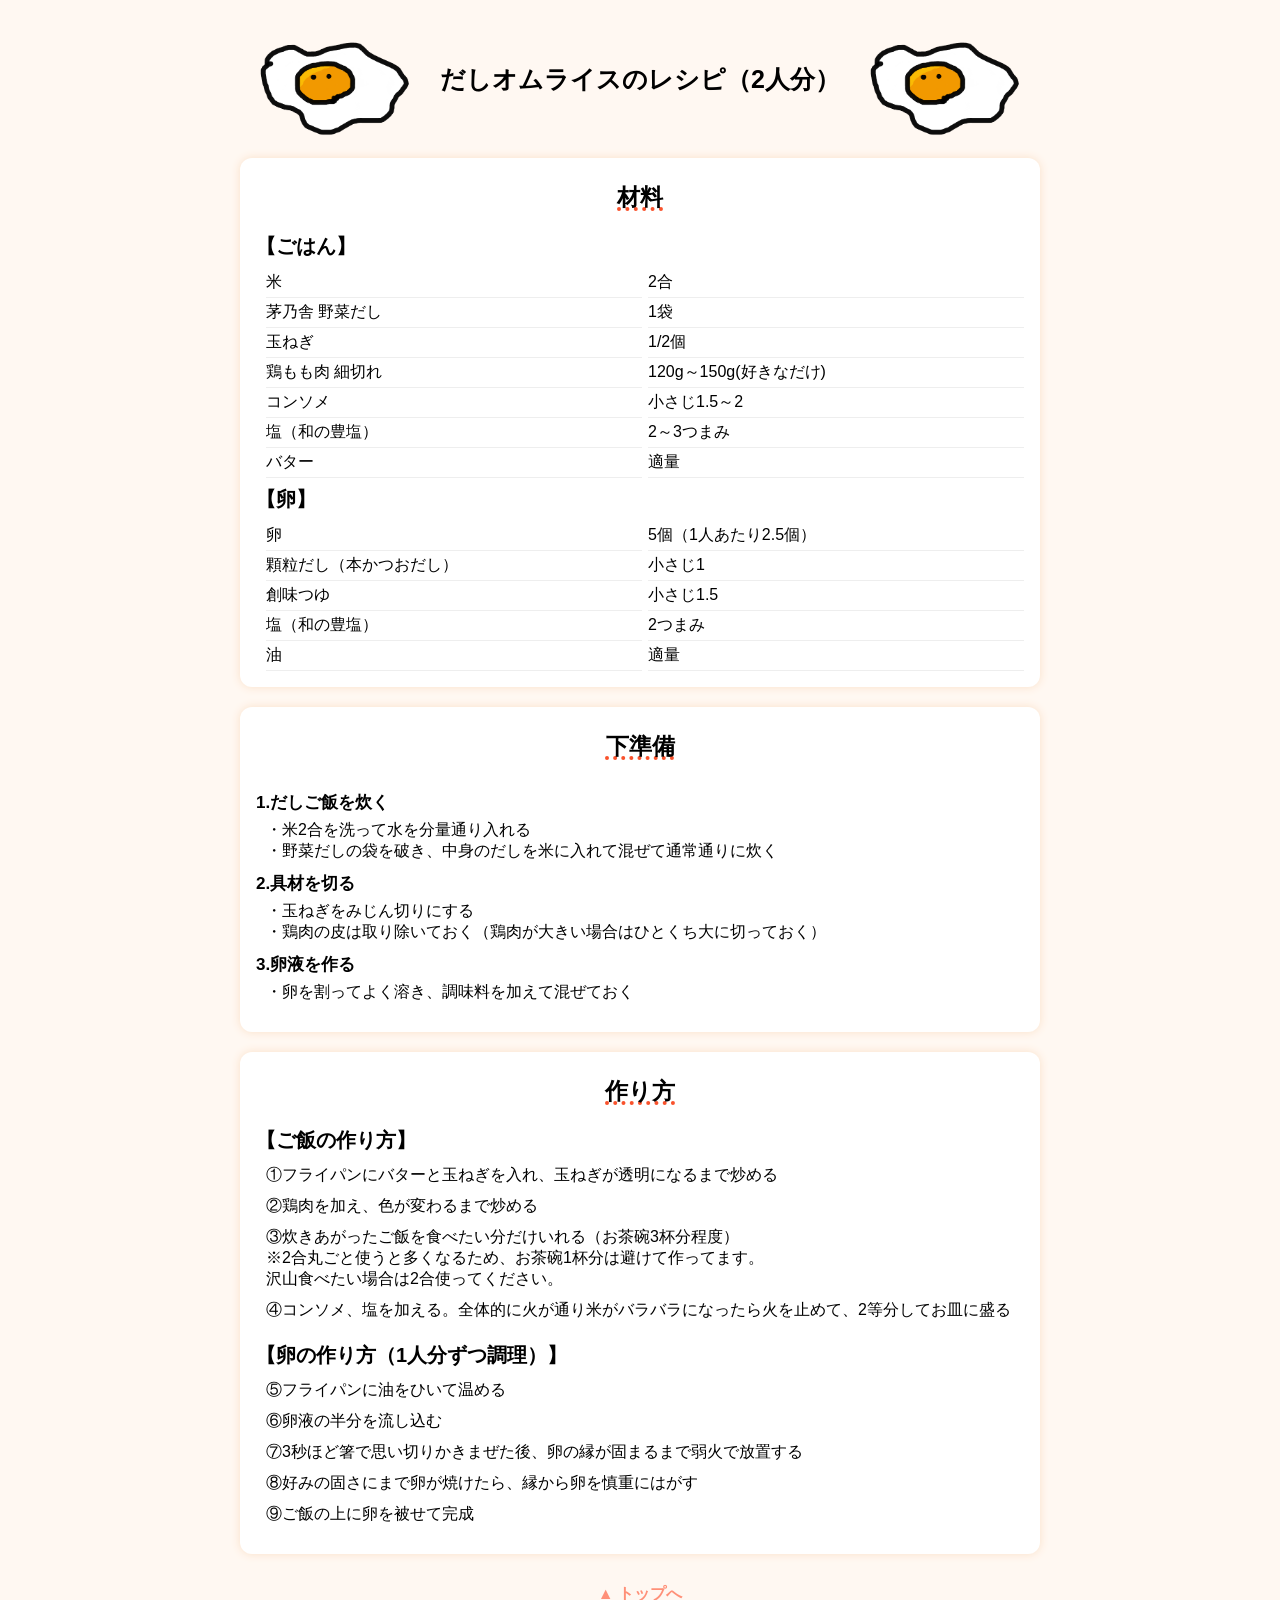
<file: index.html>
<!DOCTYPE html>
<html lang="ja">
<head>
  <meta charset="UTF-8">
  <meta name="viewport" content="width=device-width, initial-scale=1.0, maximum-scale=1.0">
  <meta property="og:title" content="だしオムライスのレシピ">
  <meta property="og:description" content="だしを使ったオムライスのレシピです">
  <meta property="og:image" content="https://kaniten0410-lang.github.io/recipe/tamago.png">
  <title>だしオムライス</title>
  <link rel="stylesheet" href="style.css">
  <link rel="icon" href="./tamago.png">
</head>
<body id="top">

  <div class="name">
    <div class="image-insert"></div>
    <h1>だしオムライスのレシピ（2人分）</h1>
    <div class="image-insert"></div>
  </div>

  <div class="category">
    <h2>材料</h2>

    <div>
        <h3>【ごはん】</h3>
        <ul class="left-margin">
            <li>
                <dl>
                    <dt>米</dt>
                    <dd>2合</dd>
                </dl>
            </li>
            <li>
                <dl>
                    <dt>茅乃舎 野菜だし</dt>
                    <dd>1袋</dd>
                </dl>
            </li>
            <li>
                <dl>
                    <dt>玉ねぎ</dt>
                    <dd>1/2個</dd>
                </dl>
            </li>
            <li>
                <dl>
                    <dt>鶏もも肉 細切れ</dt>
                    <dd>120g～150g(好きなだけ)</dd>
                </dl> 
            </li>
            <li>
                <dl>
                    <dt>コンソメ</dt>
                    <dd>小さじ1.5～2</dd>
                </dl> 
            </li>
            <li>
                <dl>
                    <dt>塩（和の豊塩）</dt>
                    <dd>2～3つまみ</dd>
                </dl>
            </li>
            <li>
                <dl>
                    <dt>バター</dt>
                    <dd>適量</dd>
                </dl> 
            </li>
        </ul>
    </div>

    <div>
        <h3>【卵】</h3>
        <ul class="left-margin">
            <li>
                <dl>
                    <dt>卵</dt>
                    <dd>5個（1人あたり2.5個）</dd>
                </dl>
            </li>
            <li>
                <dl>
                    <dt>顆粒だし（本かつおだし）</dt>
                    <dd>小さじ1</dd>
                </dl>
            </li>
            <li>
                <dl>
                    <dt>創味つゆ</dt>
                    <dd>小さじ1.5</dd>
                </dl>
            </li>
            <li>
                <dl>
                    <dt>塩（和の豊塩）</dt>
                    <dd>2つまみ</dd>
                </dl> 
            </li>
            <li>
                <dl>
                    <dt>油</dt>
                    <dd>適量</dd>
                </dl> 
            </li>
        </ul>
    </div>
  </div>

  <div class="category">
    <h2>下準備</h2>
    <ol class="text-arrangement">
        <li>
            <p class="preparation">1.だしご飯を炊く</p>
            <p class="left-margin">・米2合を洗って水を分量通り入れる<br>・野菜だしの袋を破き、中身のだしを米に入れて混ぜて通常通りに炊く</p>
        </li>
        <li>
            <p class="preparation">2.具材を切る</p>
            <p class="left-margin">・玉ねぎをみじん切りにする<br>・鶏肉の皮は取り除いておく（鶏肉が大きい場合はひとくち大に切っておく）</p>
        </li>
        <li>
            <p class="preparation">3.卵液を作る</p>
            <p class="left-margin">・卵を割ってよく溶き、調味料を加えて混ぜておく</p>
        </li>
    </ol>
  </div>

  <div class="category">
    <h2>作り方</h2>
    <div>
        <h3>【ご飯の作り方】</h3>
        <ol class="left-margin text-arrangement">
            <li>①フライパンにバターと玉ねぎを入れ、玉ねぎが透明になるまで炒める</li>
            <li>②鶏肉を加え、色が変わるまで炒める</li>
            <li>③炊きあがったご飯を食べたい分だけいれる（お茶碗3杯分程度）
                <br>※2合丸ごと使うと多くなるため、お茶碗1杯分は避けて作ってます。<br>沢山食べたい場合は2合使ってください。
            </li>
            <li>④コンソメ、塩を加える。全体的に火が通り米がバラバラになったら火を止めて、2等分してお皿に盛る</li>
        </ol>
    </div>
    <div>
        <h3>【卵の作り方（1人分ずつ調理）】</h3>
        <ol class="left-margin text-arrangement">
            <li>⑤フライパンに油をひいて温める</li>
            <li>⑥卵液の半分を流し込む</li>
            <li>⑦3秒ほど箸で思い切りかきまぜた後、卵の縁が固まるまで弱火で放置する</li>
            <li>⑧好みの固さにまで卵が焼けたら、縁から卵を慎重にはがす</li>
            <li>⑨ご飯の上に卵を被せて完成</li>
        </ol>
    </div>
  </div>
  <a href="#top" class="to-top">▲ トップへ</a>
  <script src="script.js"></script>
</body>
</html>
</file>
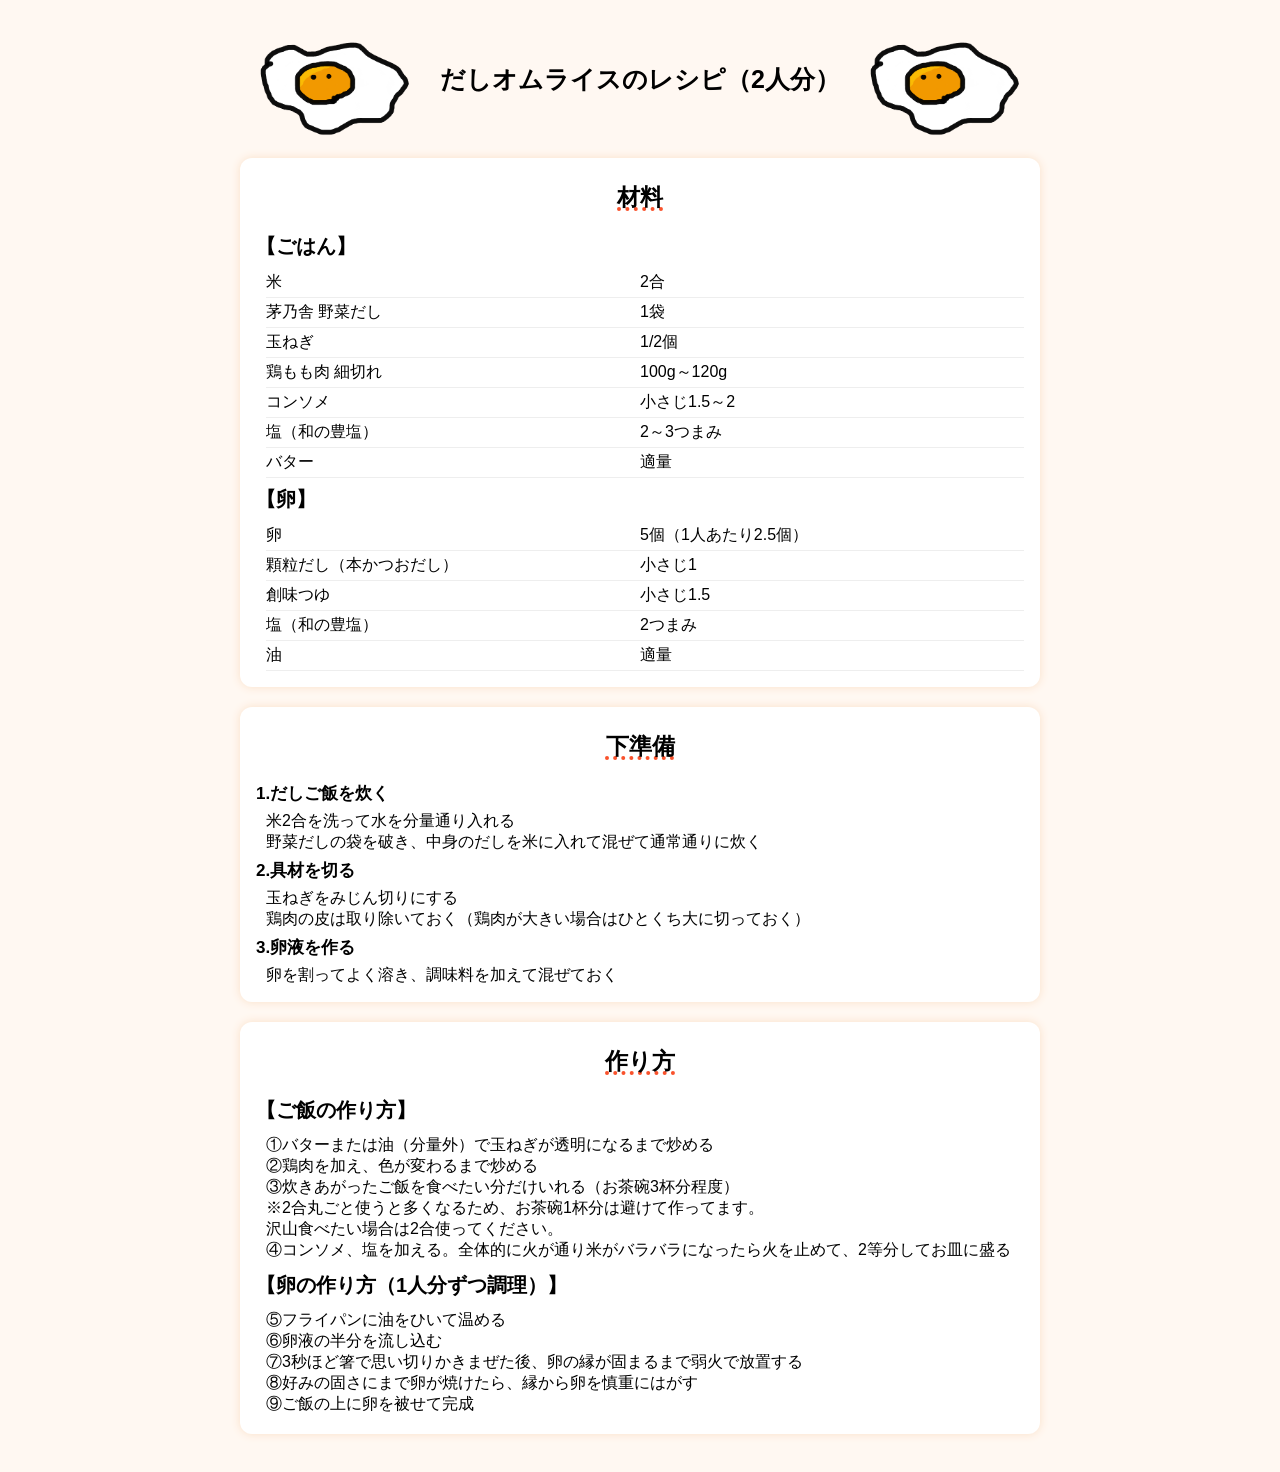
<file: recipe/index.HTML>
<!DOCTYPE html>
<html lang="ja">
<head>
  <meta charset="UTF-8">
  <meta name="viewport" content="width=device-width, initial-scale=1.0, maximum-scale=1.0">
  <meta property="og:title" content="だしオムライスのレシピ">
  <meta property="og:description" content="だしを使ったオムライスのレシピです">
  <title>だしオムライス</title>
  <link rel="stylesheet" href="style.css">
  <link rel="icon" href="./tamago.png">
</head>
<body>

  <div class="name">
    <div class="image-insert"></div>
    <h1>だしオムライスのレシピ（2人分）</h1>
    <div class="image-insert"></div>
  </div>

  <div class="category">
    <h2>材料</h2>

    <div>
        <h3>【ごはん】</h3>
        <ul>
            <li>
                <dl>
                    <dt>米</dt>
                    <dd>2合</dd>
                </dl>
            </li>
            <li>
                <dl>
                    <dt>茅乃舎 野菜だし</dt>
                    <dd>1袋</dd>
                </dl>
            </li>
            <li>
                <dl>
                    <dt>玉ねぎ</dt>
                    <dd>1/2個</dd>
                </dl>
            </li>
            <li>
                <dl>
                    <dt>鶏もも肉 細切れ</dt>
                    <dd>100g～120g</dd>
                </dl> 
            </li>
            <li>
                <dl>
                    <dt>コンソメ</dt>
                    <dd>小さじ1.5～2</dd>
                </dl> 
            </li>
            <li>
                <dl>
                    <dt>塩（和の豊塩）</dt>
                    <dd>2～3つまみ</dd>
                </dl>
            </li>
            <li>
                <dl>
                    <dt>バター</dt>
                    <dd>適量</dd>
                </dl> 
            </li>
        </ul>
    </div>

    <div>
        <h3>【卵】</h3>
        <ul>
            <li>
                <dl>
                    <dt>卵</dt>
                    <dd>5個（1人あたり2.5個）</dd>
                </dl>
            </li>
            <li>
                <dl>
                    <dt>顆粒だし（本かつおだし）</dt>
                    <dd>小さじ1</dd>
                </dl>
            </li>
            <li>
                <dl>
                    <dt>創味つゆ</dt>
                    <dd>小さじ1.5</dd>
                </dl>
            </li>
            <li>
                <dl>
                    <dt>塩（和の豊塩）</dt>
                    <dd>2つまみ</dd>
                </dl> 
            </li>
            <li>
                <dl>
                    <dt>油</dt>
                    <dd>適量</dd>
                </dl> 
            </li>
        </ul>
    </div>
  </div>

  <div class="category">
    <h2>下準備</h2>
    <ol>
        <li>
            <p class="preparation">1.だしご飯を炊く</p>
            <p class="left-margin">米2合を洗って水を分量通り入れる<br>野菜だしの袋を破き、中身のだしを米に入れて混ぜて通常通りに炊く</p>
        </li>
        <li>
            <p class="preparation">2.具材を切る</p>
            <p class="left-margin">玉ねぎをみじん切りにする<br>鶏肉の皮は取り除いておく（鶏肉が大きい場合はひとくち大に切っておく）</p>
        </li>
        <li>
            <p class="preparation">3.卵液を作る</p>
            <p class="left-margin">卵を割ってよく溶き、調味料を加えて混ぜておく</p>
        </li>
    </ol>
  </div>

  <div class="category">
    <h2>作り方</h2>
    <div>
        <h3>【ご飯の作り方】</h3>
        <ol class="left-margin text-arrangement">
            <li>①バターまたは油（分量外）で玉ねぎが透明になるまで炒める</li>
            <li>②鶏肉を加え、色が変わるまで炒める</li>
            <li>③炊きあがったご飯を食べたい分だけいれる（お茶碗3杯分程度）
                <br>※2合丸ごと使うと多くなるため、お茶碗1杯分は避けて作ってます。<br>沢山食べたい場合は2合使ってください。
            </li>
            <li>④コンソメ、塩を加える。全体的に火が通り米がバラバラになったら火を止めて、2等分してお皿に盛る</li>
        </ol>
    </div>
    <div>
        <h3>【卵の作り方（1人分ずつ調理）】</h3>
        <ol class="left-margin text-arrangement">
            <li>⑤フライパンに油をひいて温める</li>
            <li>⑥卵液の半分を流し込む</li>
            <li>⑦3秒ほど箸で思い切りかきまぜた後、卵の縁が固まるまで弱火で放置する</li>
            <li>⑧好みの固さにまで卵が焼けたら、縁から卵を慎重にはがす</li>
            <li>⑨ご飯の上に卵を被せて完成</li>
        </ol>
    </div>
  </div>
</body>
</html>
</file>
<file: style.css>
* {
  box-sizing: border-box;
  margin:  0;
  padding: 0;
}

html {
  scroll-behavior: smooth;
}

body {
  font-family: Arial, "メイリオ", sans-serif;
  background: #fff8f2;
  min-height: 100vh;
  display: flex;
  flex-direction: column;
  padding: 18px; 
  width: 100%; 
}

h1 {
  font-size: 25px;
  margin-top: 25px;
  font-weight: bold;
}

h2 {
  font-size: 23px;
  margin: 8px 0 20px 0; 
  text-align: center;
  text-decoration: underline dotted #f9522c 4px;
}

h3 {
  font-size: 20px;
  margin: 8px 0 8px 0; 
}

dl {
  display: grid;
  grid-template-columns: 1fr 1fr;
  gap: 0 6px;
}

dt, dd {
  padding: 4px 0;
  border-bottom: 1px solid #eee;
  word-break: keep-all;
  transition: color 0.2s;
}

dl:active dt,
dl:active dd {
  color: #363636bd;
}

ul, li {
  list-style: none;
}

.category {
  margin:  0 auto;
  width: min(68%, 800px);
  background: white;
  border-radius: 12px;
  padding: 16px;
  margin-bottom: 20px;
  box-shadow: 0 0 10px #fae0c8;
}

.preparation {
  font-size: 17px;
  margin: 6px 0 6px 0; 
  font-weight: bold;
}

.left-margin{
  margin-left: 10px;
}

.text-arrangement {
  padding: 3px 0 3px 0;
}
.text-arrangement li{
  margin-bottom: 10px;
}

.image-insert {
  background-image:url(./tamago.png);
  background-size: cover; 
  width: 150px;
  height: 100px;
  background-position: 50% 50%;
}

.name{
  display: flex;
  width: min(68%, 800px);
  margin:  0 auto;
  text-align: center;
  padding: 20px;
  gap: 0 30px;
}

.to-top {
  display: block;
  text-align: center;
  margin: 10px auto;
  color: #ff9078;
  text-decoration: none;
  font-weight: bold;
}

.to-top:active {
  opacity: 0.7;
}

@media (max-width: 600px) {
  body {
    padding: 12px;
  }
  h1 {
    font-size: 20px;
    margin: 10px 10px ;
    word-break: keep-all;
  } 
  h2 {
    font-size: 21px;
  }
  h3 {
    font-size: 18px;
  }
  ul, li {
    font-size: 15px;
  }

  .category {
    width: 100%;
  }
  .name {
    display: block;
    width: 100%;
  }
  .image-insert{
    background-size: contain; 
    width: 100%;
    height: 50px;
  }
  .left-margin{
    margin-left: 5px;
  }
}

@keyframes egg-slide {
  0%   { background-position: 150% 50%; }
  100% { background-position: -100% 50%; }
}

.image-insert {
  animation: egg-slide 8s linear infinite;
}
</file>
<file: recipe/style.css>
* {
  box-sizing: border-box;
  margin:  0;
  padding: 0;
}

body {
  font-family: Arial, "メイリオ", sans-serif;
  background: #fff8f2;
  min-height: 100vh;
  display: flex;
  flex-direction: column;
  padding: 18px; 
  width: 100%; 
}

h1 {
  font-size: 25px;
  margin-top: 25px;
  font-weight: bold;
}

h2 {
  font-size: 23px;
  margin: 8px 0 20px 0; 
  text-align: center;
  text-decoration: underline dotted #f9522c 4px;
}

h3 {
  font-size: 20px;
  margin: 8px 0 8px 0; 
}

dl {
  display: grid;
  grid-template-columns: 1fr 1fr;
}

dt {
  margin-left: 10px;
}

dt, dd {
  padding: 4px 0;
  border-bottom: 1px solid #eee;
}

ul, li {
  list-style: none;
}

.category {
  margin:  0 auto;
  width: min(68%, 800px);
  background: white;
  border-radius: 12px;
  padding: 16px;
  margin-bottom: 20px;
  box-shadow: 0 0 10px #fae0c8;
}

@media (max-width: 600px) {
  .category {
    width: 95%;
  }
}

.preparation {
  font-size: 17px;
  margin: 6px 0 6px 0; 
  font-weight: bold;
}

.left-margin{
  margin-left: 10px;
}

.text-arrangement {
  padding: 3px 0 3px 0;
}

.image-insert {
  background-image:url(./tamago.png);
  background-size: cover; 
  width: 150px;
  height: 100px;
  background-position: 50% 50%;
}

.name{
  display: flex;
  margin:  0 auto;
  text-align: center;
  padding: 20px;
  gap: 0 30px;
}
</file>
